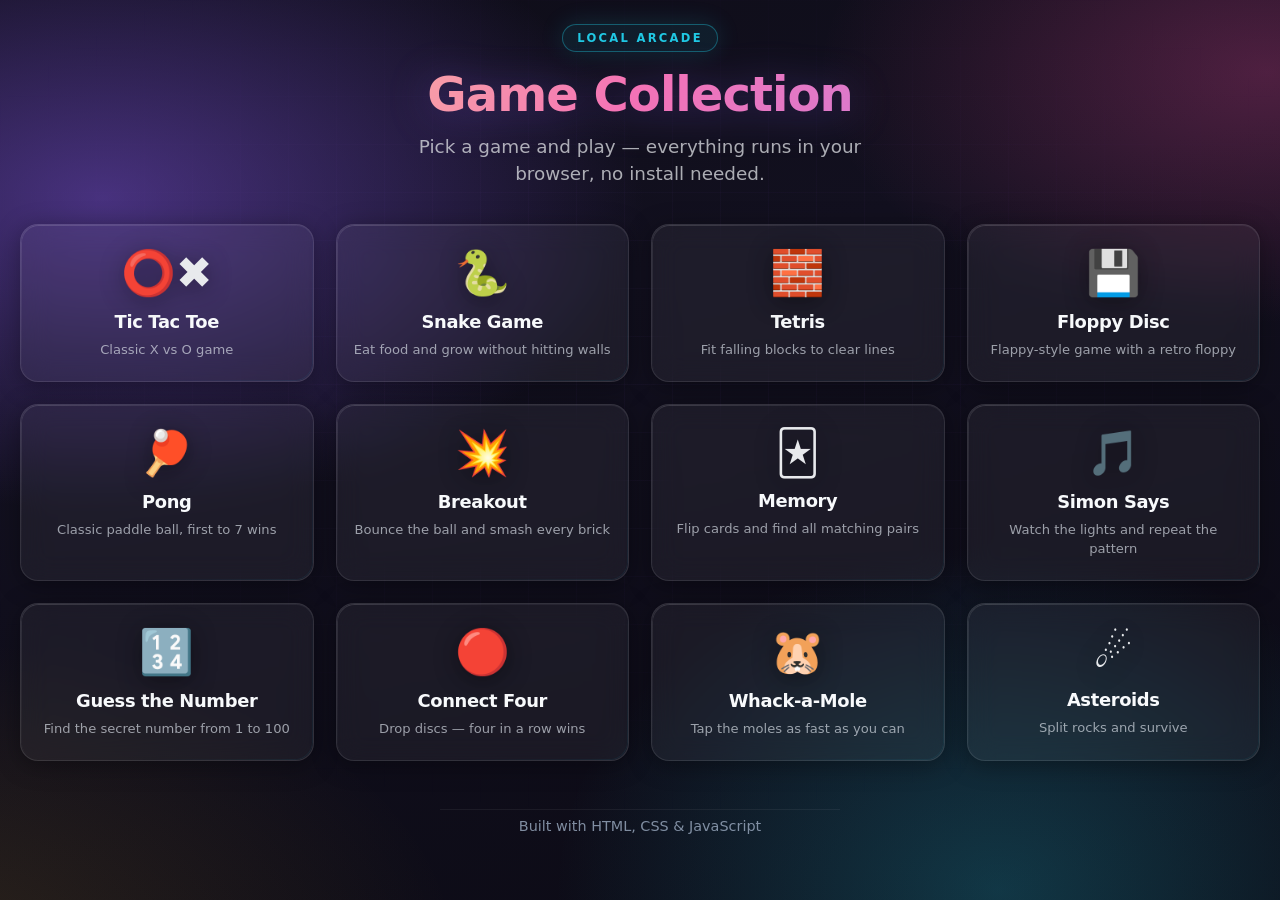
<file: index.html>
<!DOCTYPE html>
<html lang="en">
<head>
    <meta charset="UTF-8">
    <meta name="viewport" content="width=device-width, initial-scale=1.0">
    <title>Game Collection</title>
    <link rel="stylesheet" href="style.css">
</head>
<body>
    <main class="container">
        <p class="hero-badge">Local arcade</p>
        <h1>Game Collection</h1>
        <p class="subtitle">Pick a game and play — everything runs in your browser, no install needed.</p>

        <div class="game-menu">
            <a href="Juegos/index_triki.html" class="game-card">
                <div class="game-icon">⭕✖️</div>
                <h3>Tic Tac Toe</h3>
                <p class="game-description">Classic X vs O game</p>
            </a>

            <a href="Juegos/index_snake.html" class="game-card">
                <div class="game-icon">🐍</div>
                <h3>Snake Game</h3>
                <p class="game-description">Eat food and grow without hitting walls</p>
            </a>

            <a href="Juegos/index_tetris.html" class="game-card">
                <div class="game-icon">🧱</div>
                <h3>Tetris</h3>
                <p class="game-description">Fit falling blocks to clear lines</p>
            </a>

            <a href="Juegos/index_flappy.html" class="game-card">
                <div class="game-icon">💾</div>
                <h3>Floppy Disc</h3>
                <p class="game-description">Flappy-style game with a retro floppy</p>
            </a>

            <a href="Juegos/index_pong.html" class="game-card">
                <div class="game-icon">🏓</div>
                <h3>Pong</h3>
                <p class="game-description">Classic paddle ball, first to 7 wins</p>
            </a>

            <a href="Juegos/index_breakout.html" class="game-card">
                <div class="game-icon">💥</div>
                <h3>Breakout</h3>
                <p class="game-description">Bounce the ball and smash every brick</p>
            </a>

            <a href="Juegos/index_memory.html" class="game-card">
                <div class="game-icon">🃏</div>
                <h3>Memory</h3>
                <p class="game-description">Flip cards and find all matching pairs</p>
            </a>

            <a href="Juegos/index_simon.html" class="game-card">
                <div class="game-icon">🎵</div>
                <h3>Simon Says</h3>
                <p class="game-description">Watch the lights and repeat the pattern</p>
            </a>

            <a href="Juegos/index_guess.html" class="game-card">
                <div class="game-icon">🔢</div>
                <h3>Guess the Number</h3>
                <p class="game-description">Find the secret number from 1 to 100</p>
            </a>

            <a href="Juegos/index_connect4.html" class="game-card">
                <div class="game-icon">🔴</div>
                <h3>Connect Four</h3>
                <p class="game-description">Drop discs — four in a row wins</p>
            </a>

            <a href="Juegos/index_whack.html" class="game-card">
                <div class="game-icon">🐹</div>
                <h3>Whack-a-Mole</h3>
                <p class="game-description">Tap the moles as fast as you can</p>
            </a>

            <a href="Juegos/index_asteroids.html" class="game-card">
                <div class="game-icon">☄️</div>
                <h3>Asteroids</h3>
                <p class="game-description">Split rocks and survive</p>
            </a>
        </div>

        <footer class="footer">
            <p>Built with HTML, CSS & JavaScript</p>
        </footer>
    </main>
</body>
</html>
</file>
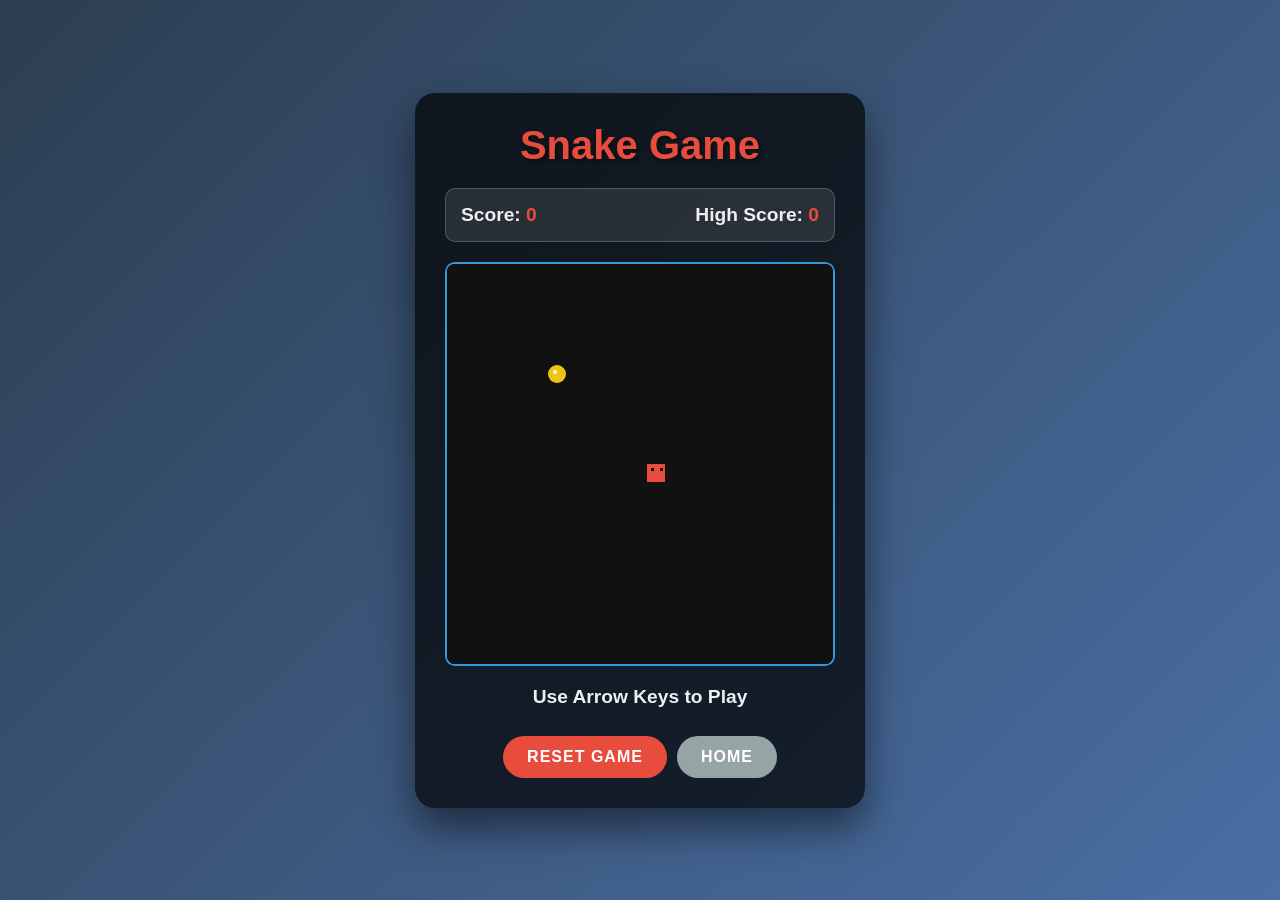
<file: index_snake.html>
<!DOCTYPE html>
<html lang="en">
<head>
    <meta charset="UTF-8">
    <meta name="viewport" content="width=device-width, initial-scale=1.0">
    <title>Snake Game</title>
    <link rel="stylesheet" href="style_snake.css">
</head>
<body>
    <div class="container">
        <h1>Snake Game</h1>
        <div class="game-info">
            <div class="score">Score: <span id="score">0</span></div>
            <div class="high-score">High Score: <span id="high-score">0</span></div>
        </div>
        <div class="game-container">
            <canvas id="game-canvas" width="400" height="400"></canvas>
        </div>
        <div class="game-status" id="game-status">Use Arrow Keys to Play</div>
        <div class="controls">
            <button id="reset-btn">Reset Game</button>
            <button id="home-btn">Home</button>
        </div>
    </div>
    <script src="script_snake.js"></script>
</body>
</html>
</file>
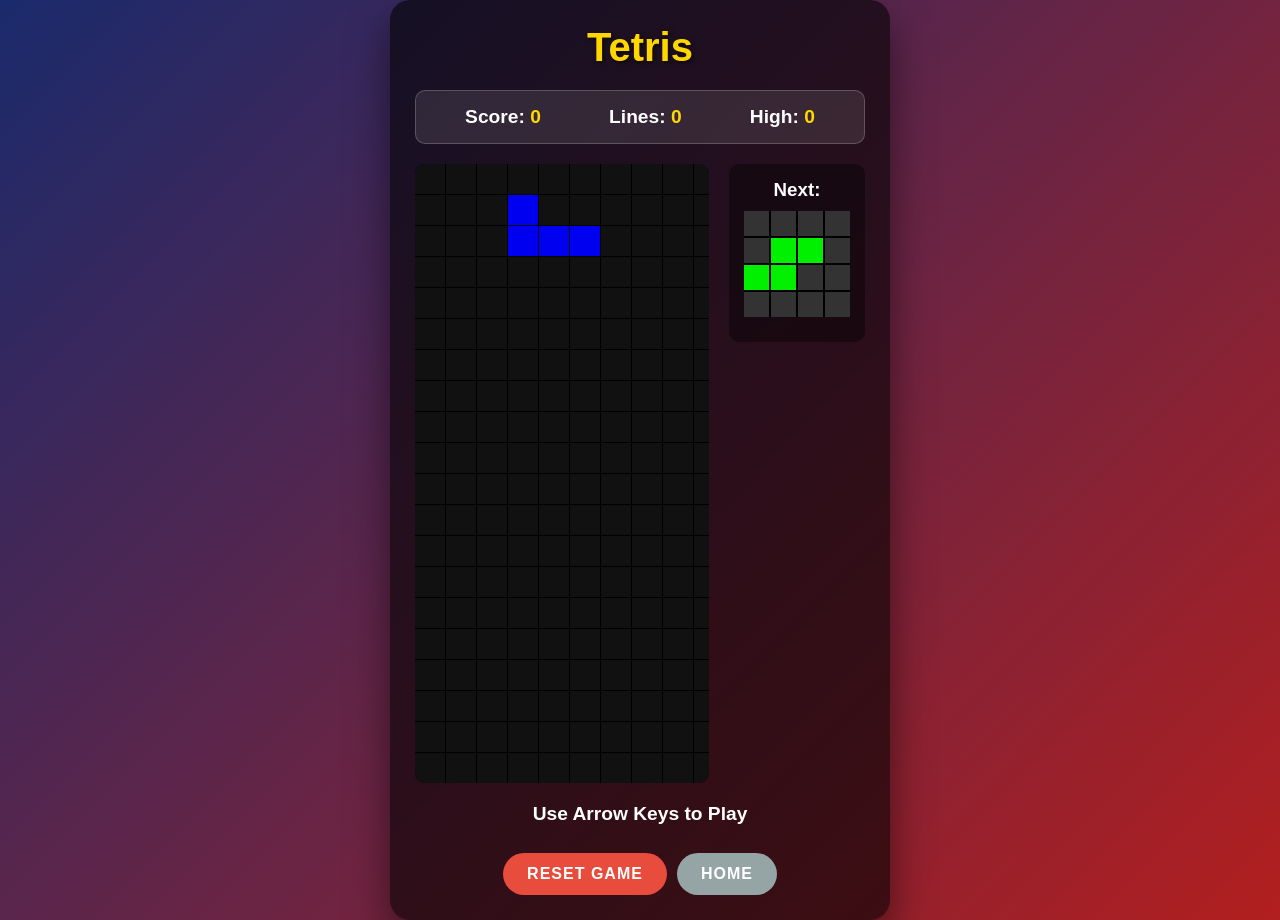
<file: index_tetris.html>
<!DOCTYPE html>
<html lang="en">
<head>
    <meta charset="UTF-8">
    <meta name="viewport" content="width=device-width, initial-scale=1.0">
    <title>Tetris Game</title>
    <link rel="stylesheet" href="style_tetris.css">
</head>
<body>
    <div class="container">
        <h1>Tetris</h1>
        <div class="game-info">
            <div class="score">Score: <span id="score">0</span></div>
            <div class="lines">Lines: <span id="lines">0</span></div>
            <div class="high-score">High: <span id="high-score">0</span></div>
        </div>
        <div class="game-container">
            <div class="tetris-grid" id="tetris-grid"></div>
            <div class="tetris-preview">
                <h3>Next:</h3>
                <div class="preview-grid" id="preview-grid"></div>
            </div>
        </div>
        <div class="game-status" id="game-status">Use Arrow Keys to Play</div>
        <div class="controls">
            <button id="reset-btn">Reset Game</button>
            <button id="home-btn">Home</button>
        </div>
    </div>
    <script src="script_tetris.js"></script>
</body>
</html>
</file>
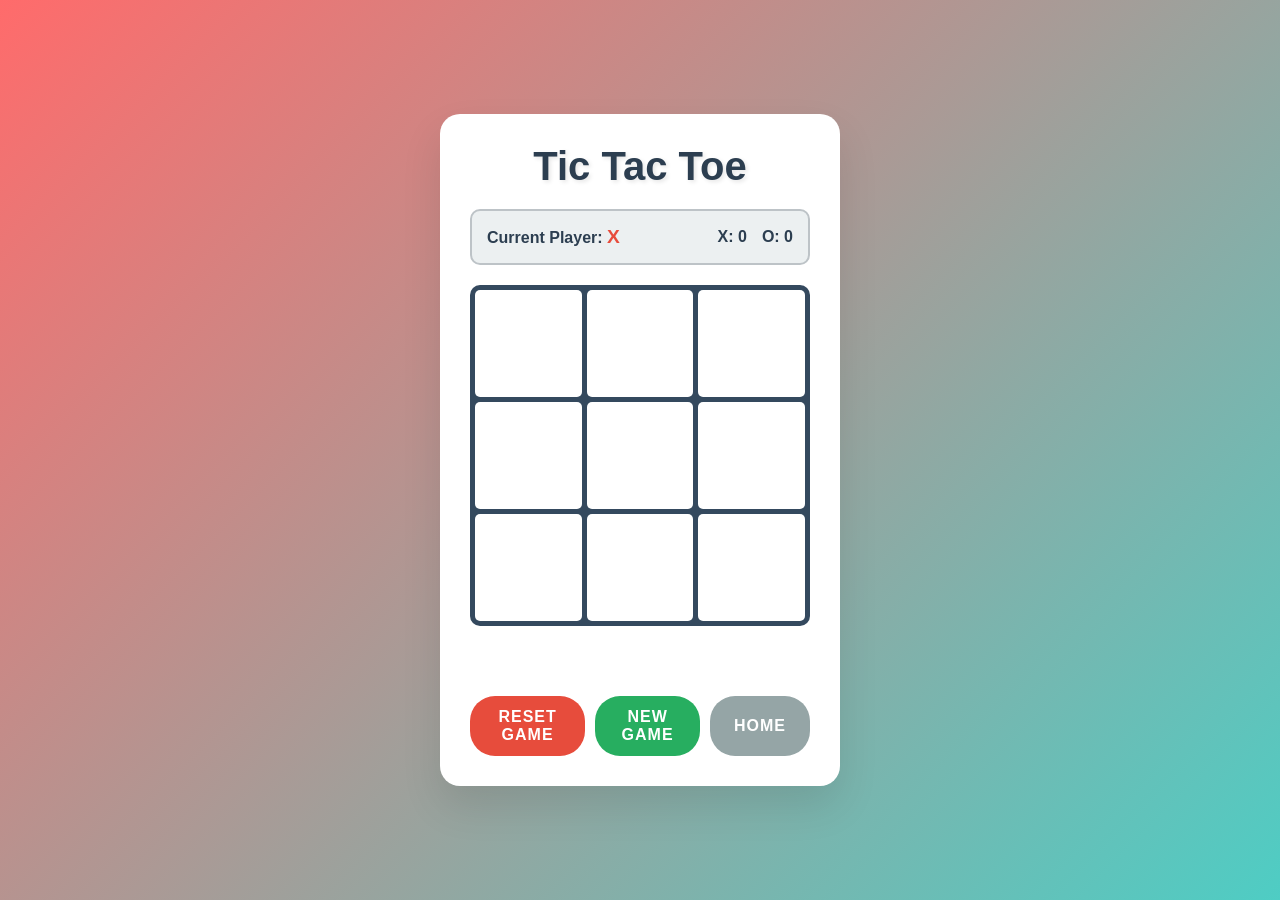
<file: index_triki.html>
<!DOCTYPE html>
<html lang="en">
<head>
    <meta charset="UTF">
    <meta name="viewport" content="width=device-width, initial-scale=1.0">
    <title>Tic Tac Toe</title>
    <link rel="stylesheet" href="style_triki.css">
</head>
<body>
    <div class="container">
        <h1>Tic Tac Toe</h1>
        <div class="game-info">
            <div class="current-player">Current Player: <span id="current-player">X</span></div>
            <div class="score">
                <span>X: <span id="score-x">0</span></span>
                <span>O: <span id="score-o">0</span></span>
            </div>
        </div>
        <div class="game-board" id="game-board">
            <div class="cell" data-index="0"></div>
            <div class="cell" data-index="1"></div>
            <div class="cell" data-index="2"></div>
            <div class="cell" data-index="3"></div>
            <div class="cell" data-index="4"></div>
            <div class="cell" data-index="5"></div>
            <div class="cell" data-index="6"></div>
            <div class="cell" data-index="7"></div>
            <div class="cell" data-index="8"></div>
        </div>
        <div class="game-status" id="game-status"></div>
        <div class="controls">
            <button id="reset-btn">Reset Game</button>
            <button id="new-game-btn">New Game</button>
            <button id="home-btn">Home</button>
        </div>
    </div>
    <script src="script_triki.js"></script>
</body>
</html>
</file>
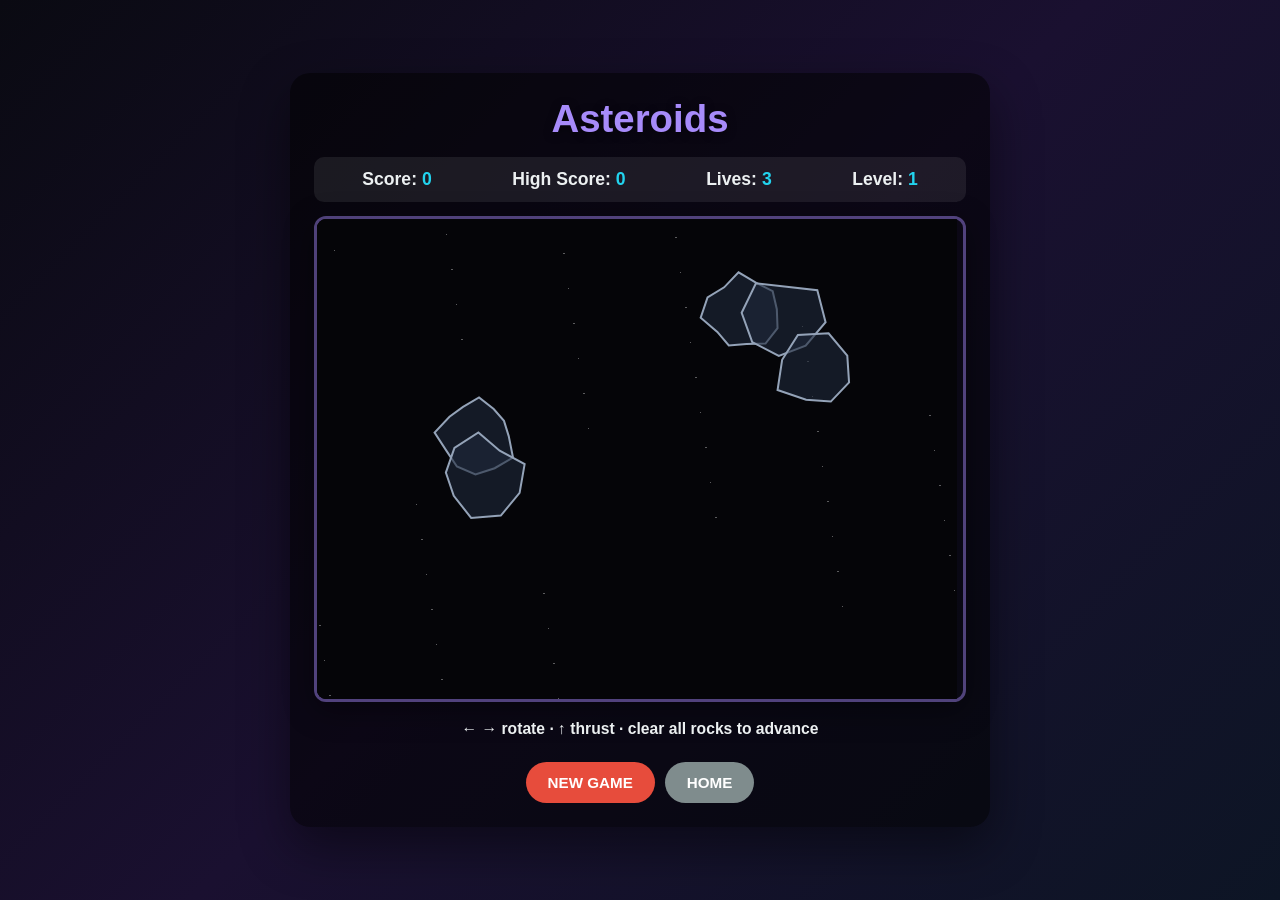
<file: Juegos/index_asteroids.html>
<!DOCTYPE html>
<html lang="en">
<head>
    <meta charset="UTF-8">
    <meta name="viewport" content="width=device-width, initial-scale=1.0">
    <title>Asteroids</title>
    <link rel="stylesheet" href="style_asteroids.css">
</head>
<body>
    <div class="container">
        <h1>Asteroids</h1>
        <div class="game-info">
            <div>Score: <span id="score">0</span></div>
            <div>High Score: <span id="highscore">0</span></div>
            <div>Lives: <span id="lives">3</span></div>
            <div>Level: <span id="level">1</span></div>
        </div>
        <div class="game-container">
            <canvas id="game-canvas" width="640" height="480"></canvas>
        </div>
        <div class="game-status" id="game-status">← → rotate · ↑ thrust · </div>
        <div class="controls">
            <button type="button" id="reset-btn">New game</button>
            <button type="button" id="home-btn">Home</button>
        </div>
    </div>
    <script src="script_asteroids.js"></script>
</body>
</html>
</file>
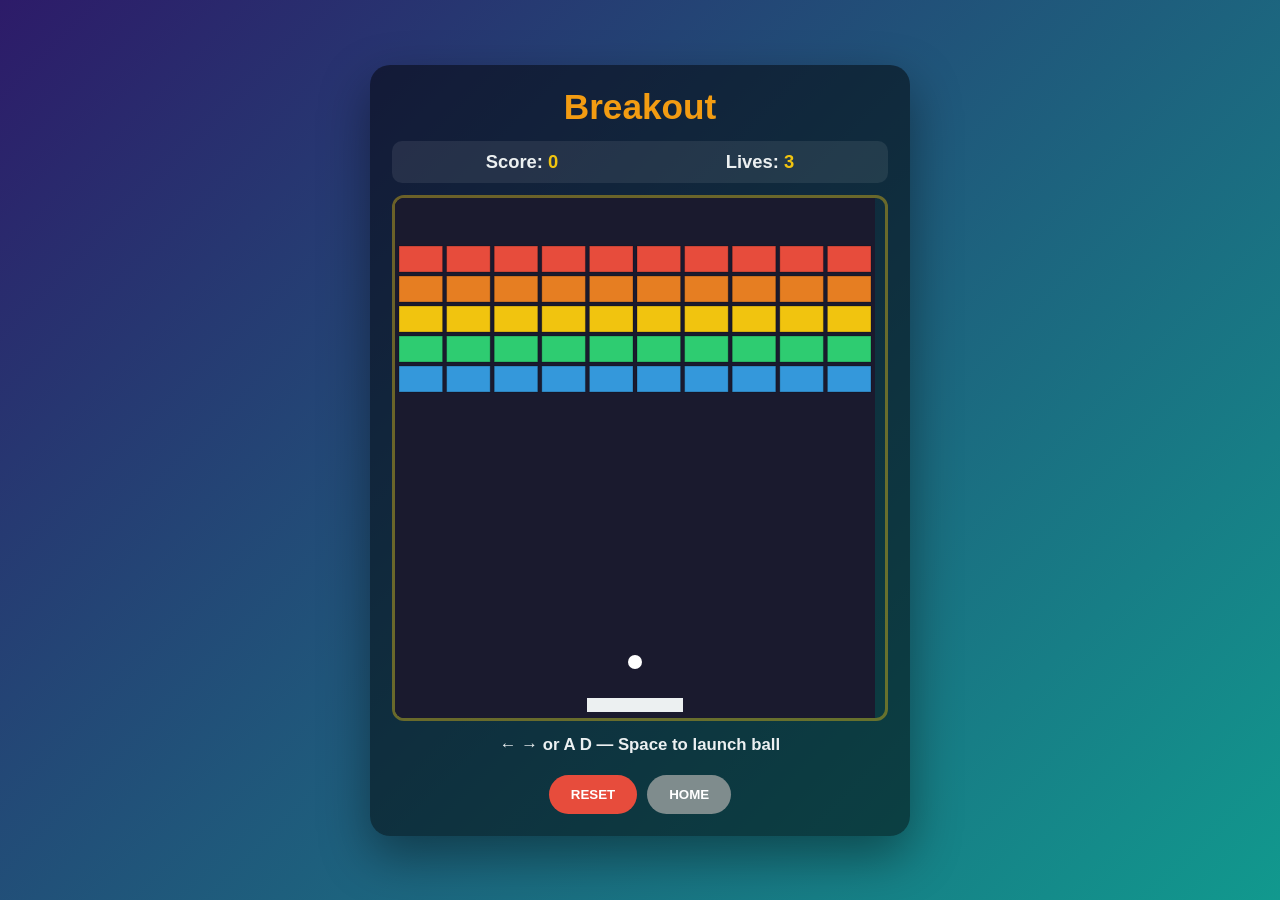
<file: Juegos/index_breakout.html>
<!DOCTYPE html>
<html lang="en">
<head>
    <meta charset="UTF-8">
    <meta name="viewport" content="width=device-width, initial-scale=1.0">
    <title>Breakout</title>
    <link rel="stylesheet" href="style_breakout.css">
</head>
<body>
    <div class="container">
        <h1>Breakout</h1>
        <div class="game-info">
            <div>Score: <span id="score">0</span></div>
            <div>Lives: <span id="lives">3</span></div>
        </div>
        <div class="game-container">
            <canvas id="game-canvas" width="480" height="520"></canvas>
        </div>
        <div class="game-status" id="game-status">← → or A D — Space to launch ball</div>
        <div class="controls">
            <button type="button" id="reset-btn">Reset</button>
            <button type="button" id="home-btn">Home</button>
        </div>
    </div>
    <script src="script_breakout.js"></script>
</body>
</html>
</file>
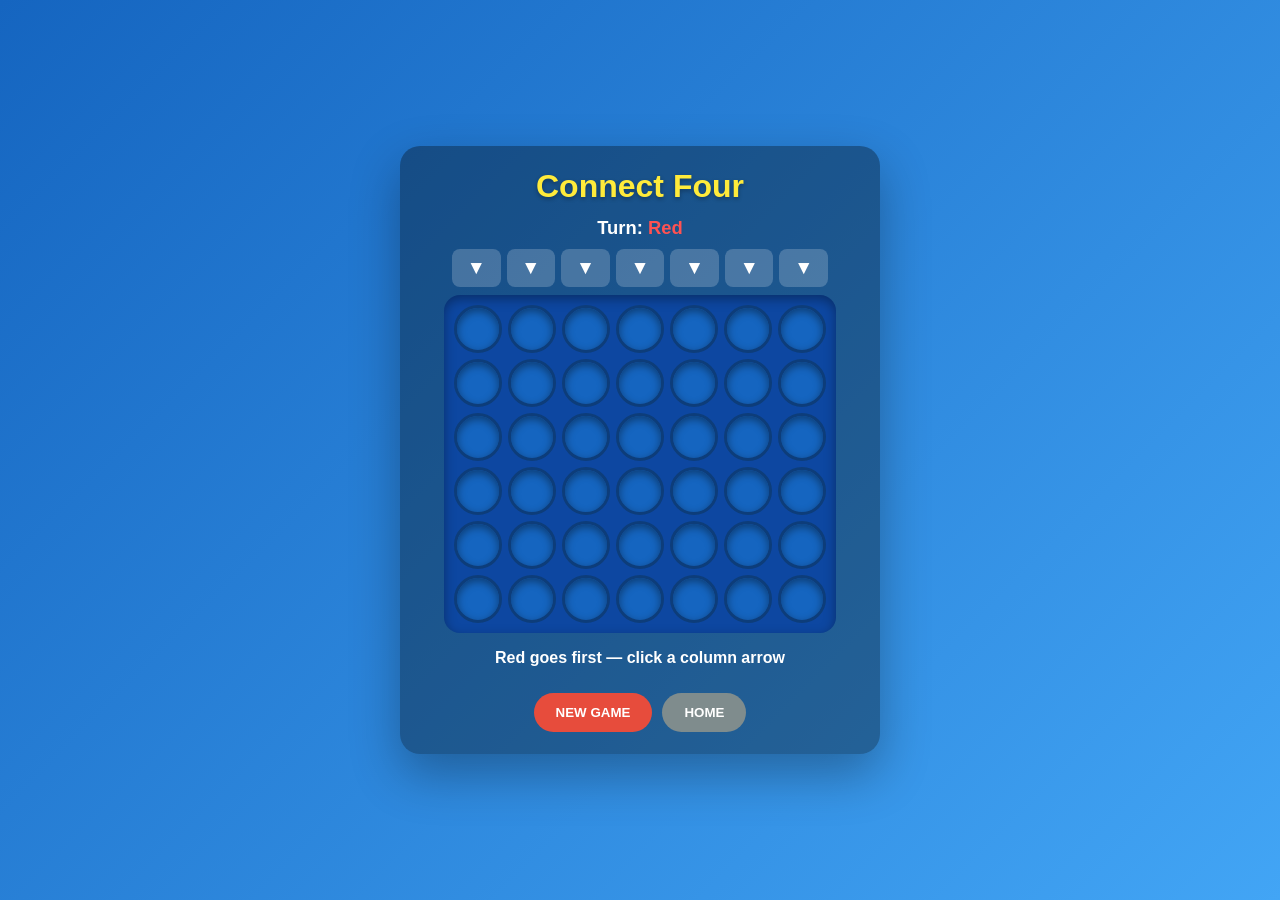
<file: Juegos/index_connect4.html>
<!DOCTYPE html>
<html lang="en">
<head>
    <meta charset="UTF-8">
    <meta name="viewport" content="width=device-width, initial-scale=1.0">
    <title>Connect Four</title>
    <link rel="stylesheet" href="style_connect4.css">
</head>
<body>
    <div class="container">
        <h1>Connect Four</h1>
        <div class="game-info">
            <div>Turn: <span id="turn-label">Red</span></div>
        </div>
        <div class="drop-row" id="drop-row" aria-label="Choose column"></div>
        <div class="board-wrap">
            <div class="board" id="board"></div>
        </div>
        <div class="game-status" id="game-status">Red goes first — click a column arrow</div>
        <div class="controls">
            <button type="button" id="reset-btn">New game</button>
            <button type="button" id="home-btn">Home</button>
        </div>
    </div>
    <script src="script_connect4.js"></script>
</body>
</html>
</file>
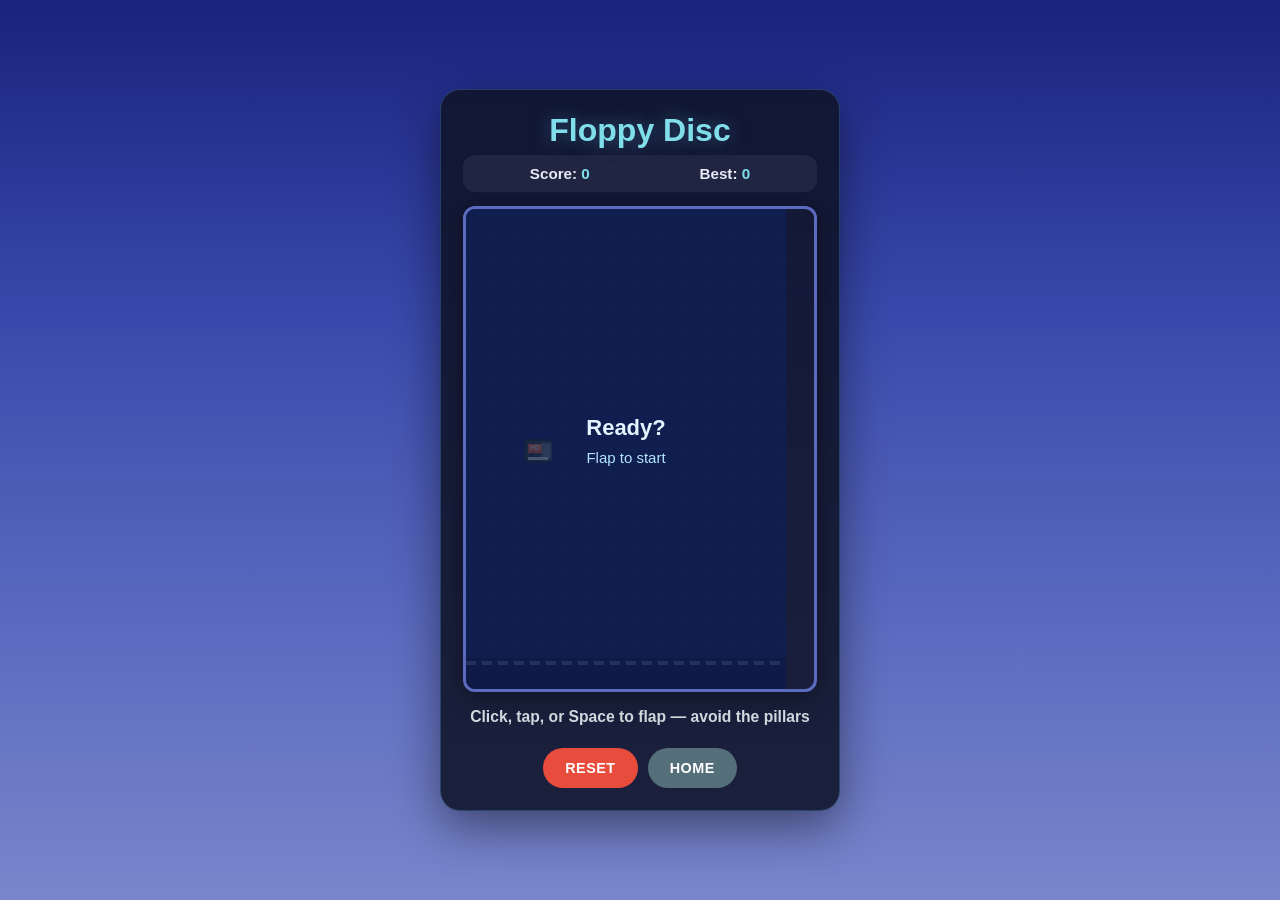
<file: Juegos/index_flappy.html>
<!DOCTYPE html>
<html lang="en">
<head>
    <meta charset="UTF-8">
    <meta name="viewport" content="width=device-width, initial-scale=1.0">
    <title>Floppy Disc</title>
    <link rel="stylesheet" href="style_flappy.css">
</head>
<body>
    <div class="container">
        <h1>Floppy Disc</h1>
        <div class="game-info">
            <div class="score">Score: <span id="score">0</span></div>
            <div class="best">Best: <span id="best">0</span></div>
        </div>
        <div class="game-container">
            <canvas id="game-canvas" width="320" height="480"></canvas>
        </div>
        <div class="game-status" id="game-status">Click, tap, or Space to flap — avoid the pillars</div>
        <div class="controls">
            <button type="button" id="reset-btn">Reset</button>
            <button type="button" id="home-btn">Home</button>
        </div>
    </div>
    <script src="script_flappy.js"></script>
</body>
</html>
</file>
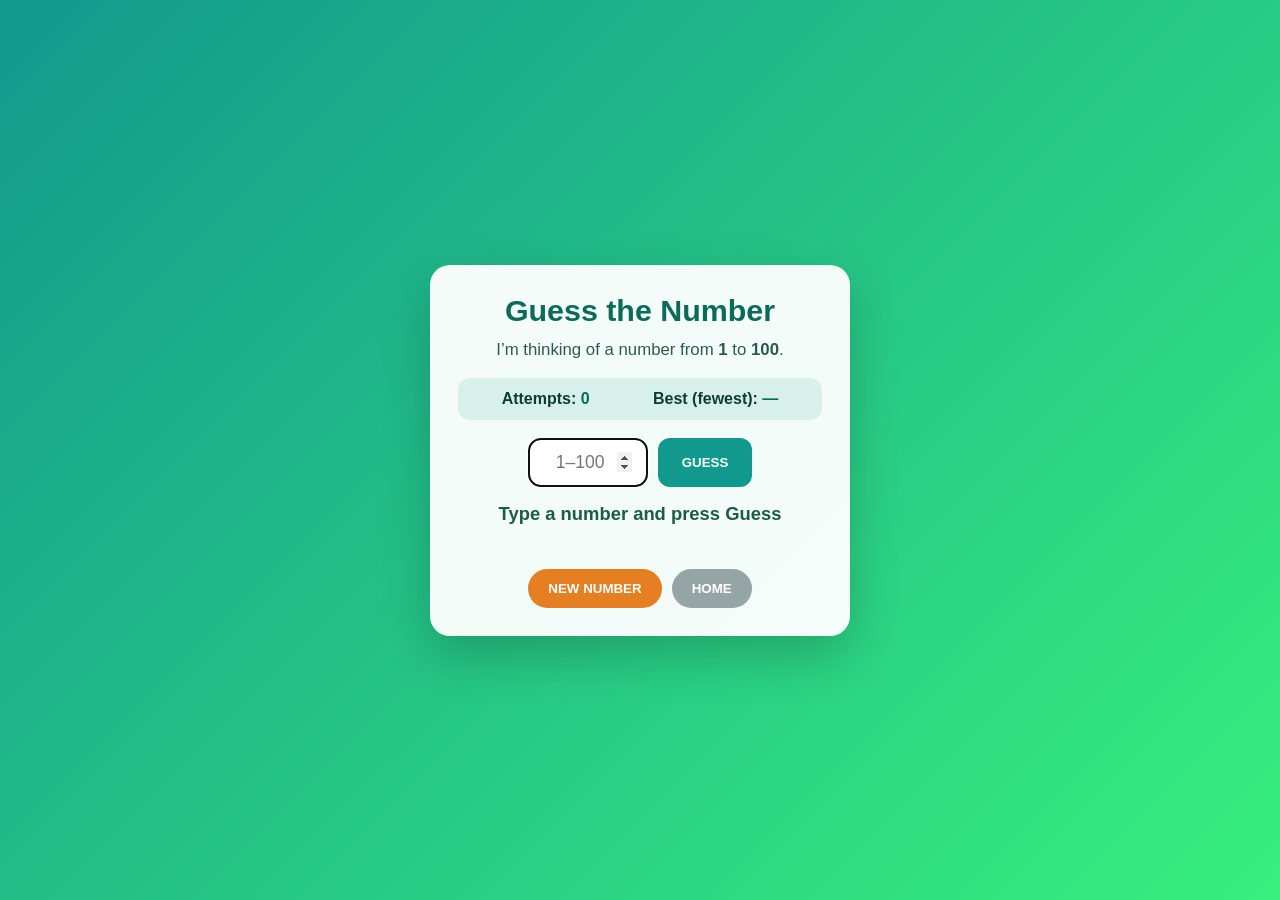
<file: Juegos/index_guess.html>
<!DOCTYPE html>
<html lang="en">
<head>
    <meta charset="UTF-8">
    <meta name="viewport" content="width=device-width, initial-scale=1.0">
    <title>Guess the Number</title>
    <link rel="stylesheet" href="style_guess.css">
</head>
<body>
    <div class="container">
        <h1>Guess the Number</h1>
        <p class="hint">I’m thinking of a number from <strong>1</strong> to <strong>100</strong>.</p>
        <div class="game-info">
            <div>Attempts: <span id="attempts">0</span></div>
            <div>Best (fewest): <span id="best">—</span></div>
        </div>
        <div class="input-row">
            <input type="number" id="guess-input" min="1" max="100" placeholder="1–100" aria-label="Your guess">
            <button type="button" id="guess-btn">Guess</button>
        </div>
        <div class="game-status" id="game-status">Type a number and press Guess</div>
        <div class="history" id="history"></div>
        <div class="controls">
            <button type="button" id="reset-btn">New number</button>
            <button type="button" id="home-btn">Home</button>
        </div>
    </div>
    <script src="script_guess.js"></script>
</body>
</html>
</file>
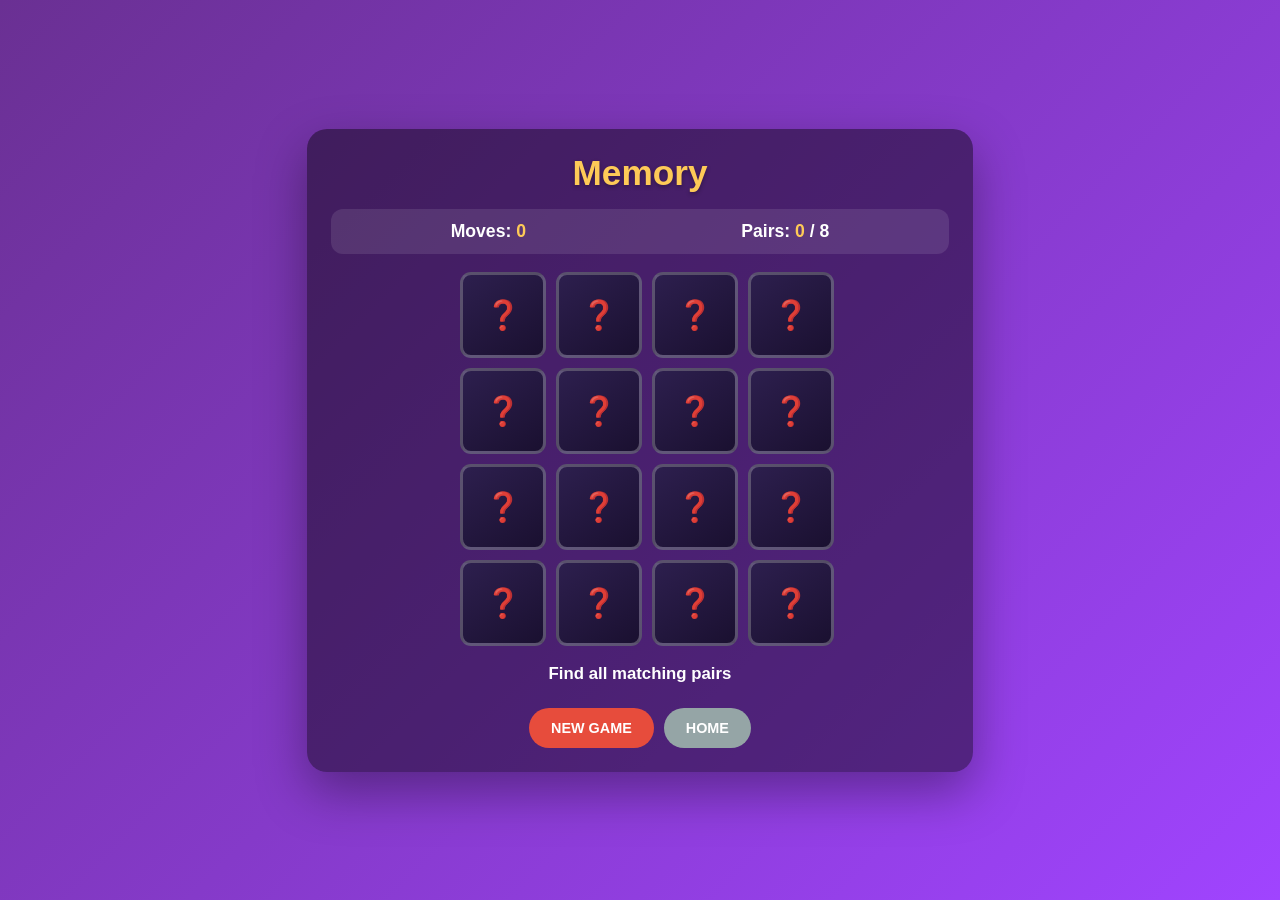
<file: Juegos/index_memory.html>
<!DOCTYPE html>
<html lang="en">
<head>
    <meta charset="UTF-8">
    <meta name="viewport" content="width=device-width, initial-scale=1.0">
    <title>Memory</title>
    <link rel="stylesheet" href="style_memory.css">
</head>
<body>
    <div class="container">
        <h1>Memory</h1>
        <div class="game-info">
            <div>Moves: <span id="moves">0</span></div>
            <div>Pairs: <span id="pairs">0</span> / 8</div>
        </div>
        <div class="memory-grid" id="memory-grid"></div>
        <div class="game-status" id="game-status">Find all matching pairs</div>
        <div class="controls">
            <button type="button" id="reset-btn">New game</button>
            <button type="button" id="home-btn">Home</button>
        </div>
    </div>
    <script src="script_memory.js"></script>
</body>
</html>
</file>
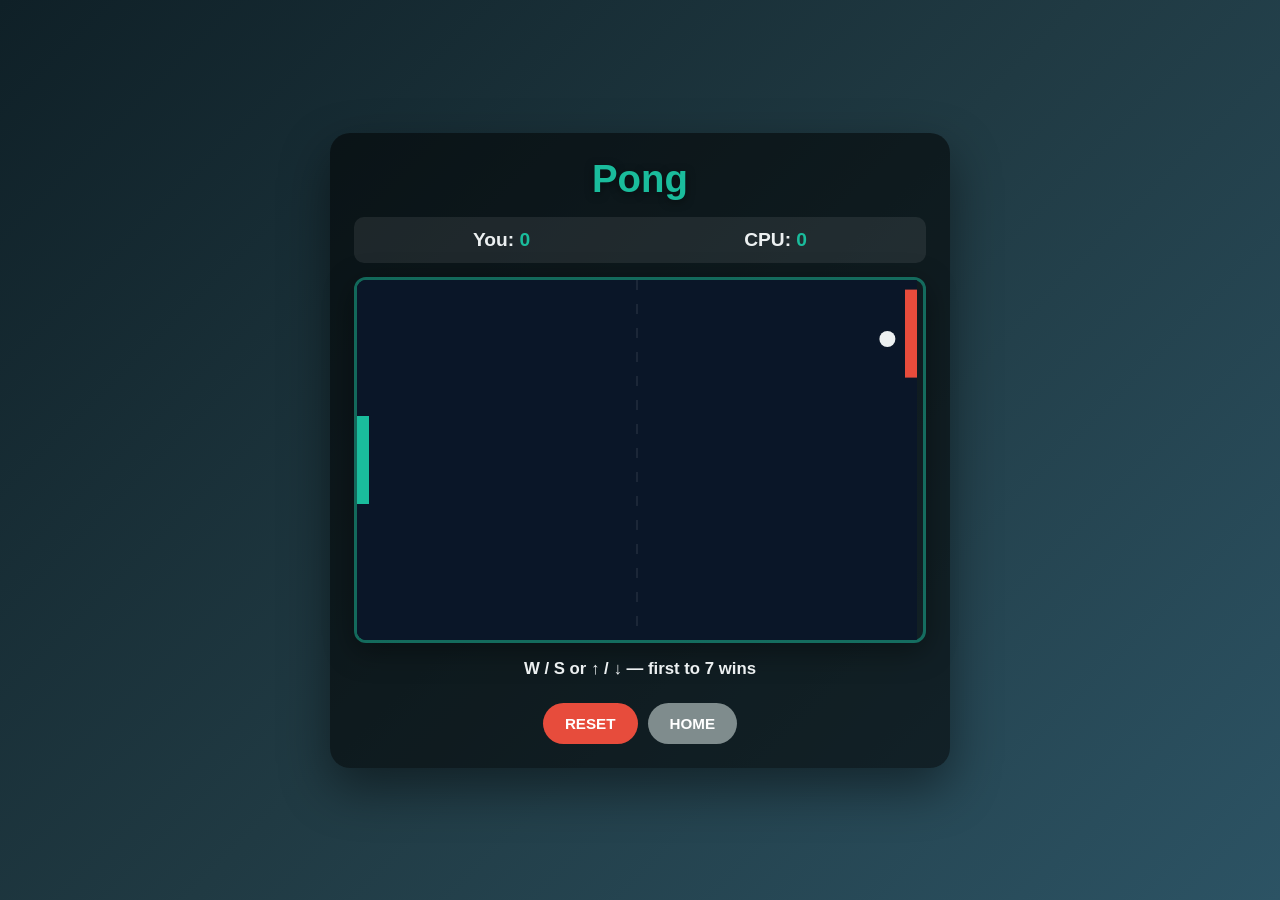
<file: Juegos/index_pong.html>
<!DOCTYPE html>
<html lang="en">
<head>
    <meta charset="UTF-8">
    <meta name="viewport" content="width=device-width, initial-scale=1.0">
    <title>Pong</title>
    <link rel="stylesheet" href="style_pong.css">
</head>
<body>
    <div class="container">
        <h1>Pong</h1>
        <div class="game-info">
            <div>You: <span id="score-left">0</span></div>
            <div>CPU: <span id="score-right">0</span></div>
        </div>
        <div class="game-container">
            <canvas id="game-canvas" width="560" height="360"></canvas>
        </div>
        <div class="game-status" id="game-status">W / S or ↑ / ↓ — first to 7 wins</div>
        <div class="controls">
            <button type="button" id="reset-btn">Reset</button>
            <button type="button" id="home-btn">Home</button>
        </div>
    </div>
    <script src="script_pong.js"></script>
</body>
</html>
</file>
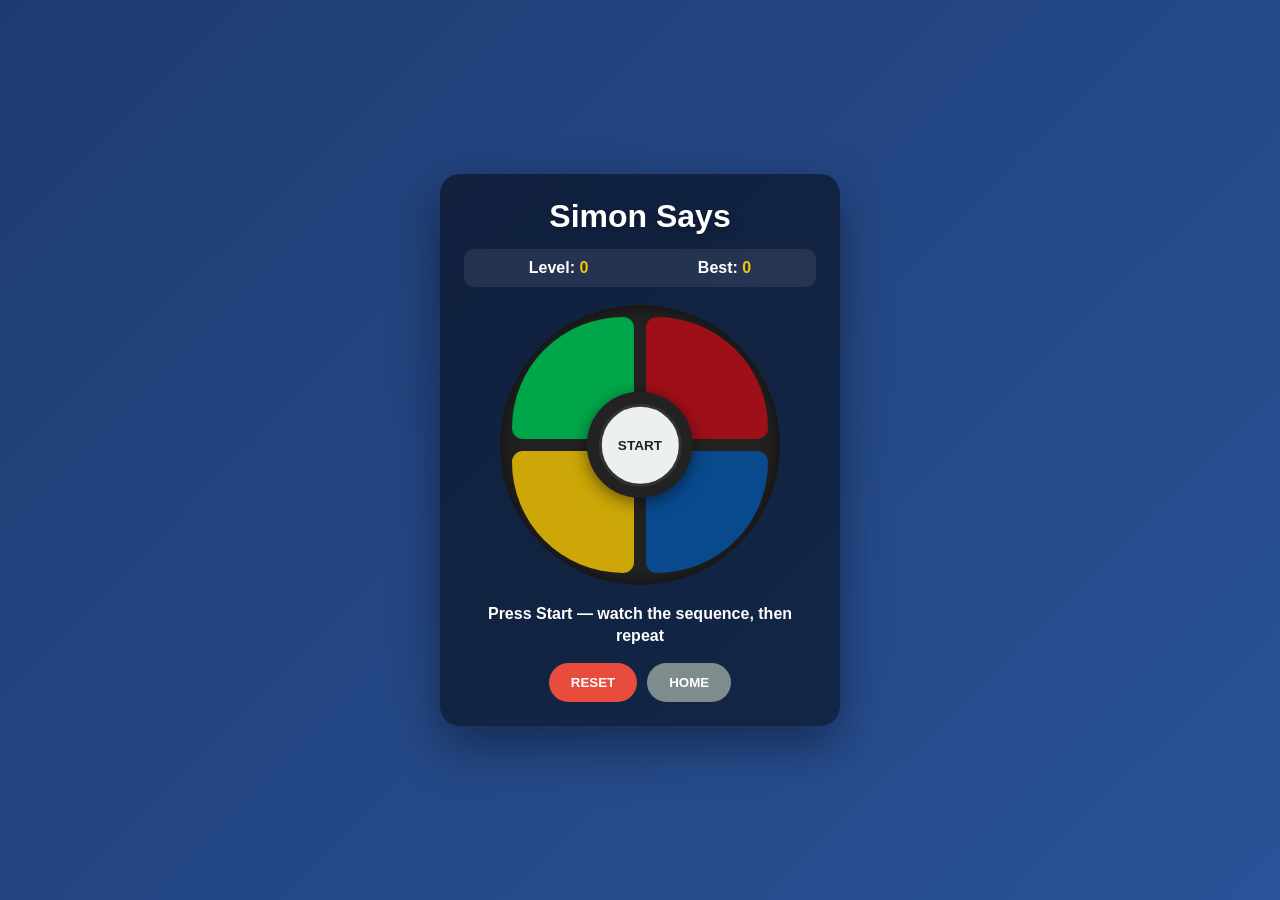
<file: Juegos/index_simon.html>
<!DOCTYPE html>
<html lang="en">
<head>
    <meta charset="UTF-8">
    <meta name="viewport" content="width=device-width, initial-scale=1.0">
    <title>Simon Says</title>
    <link rel="stylesheet" href="style_simon.css">
</head>
<body>
    <div class="container">
        <h1>Simon Says</h1>
        <div class="game-info">
            <div>Level: <span id="level">0</span></div>
            <div>Best: <span id="best">0</span></div>
        </div>
        <div class="simon-board" id="simon-board">
            <button type="button" class="simon-btn green" data-color="0" aria-label="Green"></button>
            <button type="button" class="simon-btn red" data-color="1" aria-label="Red"></button>
            <button type="button" class="simon-btn yellow" data-color="2" aria-label="Yellow"></button>
            <button type="button" class="simon-btn blue" data-color="3" aria-label="Blue"></button>
            <div class="simon-center">
                <button type="button" id="start-btn">Start</button>
            </div>
        </div>
        <div class="game-status" id="game-status">Press Start — watch the sequence, then repeat</div>
        <div class="controls">
            <button type="button" id="reset-btn">Reset</button>
            <button type="button" id="home-btn">Home</button>
        </div>
    </div>
    <script src="script_simon.js"></script>
</body>
</html>
</file>
<file: style.css>
* {
    margin: 0;
    padding: 0;
    box-sizing: border-box;
}

html {
    scroll-behavior: smooth;
}

body {
    font-family: 'Segoe UI', system-ui, -apple-system, sans-serif;
    min-height: 100vh;
    color: #e8eaed;
    position: relative;
    isolation: isolate;
    padding: 24px 20px 40px;
    overflow-x: hidden;
    background: #07060d;
}

body::before {
    content: '';
    position: fixed;
    inset: 0;
    z-index: -2;
    background:
        linear-gradient(rgba(180, 120, 255, 0.03) 1px, transparent 1px),
        linear-gradient(90deg, rgba(180, 120, 255, 0.03) 1px, transparent 1px);
    background-size: 48px 48px;
    mask-image: radial-gradient(ellipse 85% 70% at 50% 40%, black 20%, transparent 75%);
    pointer-events: none;
}

body::after {
    content: '';
    position: fixed;
    inset: -20%;
    z-index: -3;
    background:
        radial-gradient(ellipse 55% 45% at 20% 30%, rgba(139, 92, 246, 0.45), transparent 55%),
        radial-gradient(ellipse 50% 40% at 85% 20%, rgba(236, 72, 153, 0.28), transparent 50%),
        radial-gradient(ellipse 45% 50% at 70% 85%, rgba(34, 211, 238, 0.22), transparent 55%),
        radial-gradient(ellipse 60% 50% at 10% 90%, rgba(251, 191, 36, 0.12), transparent 50%),
        linear-gradient(165deg, #0c0b14 0%, #12101f 40%, #0a0912 100%);
    animation: aurora 14s ease-in-out infinite alternate;
    pointer-events: none;
}

@keyframes aurora {
    0% {
        transform: translate(0, 0) scale(1);
        filter: hue-rotate(0deg);
    }
    100% {
        transform: translate(2%, 1%) scale(1.03);
        filter: hue-rotate(25deg);
    }
}

@media (prefers-reduced-motion: reduce) {
    body::after {
        animation: none;
    }
}

.container {
    text-align: center;
    width: 100%;
    max-width: 1240px;
    margin: 0 auto;
    position: relative;
    z-index: 1;
}

.hero-badge {
    display: inline-block;
    font-size: 0.72rem;
    font-weight: 700;
    letter-spacing: 0.2em;
    text-transform: uppercase;
    color: rgba(34, 211, 238, 0.95);
    border: 1px solid rgba(34, 211, 238, 0.35);
    padding: 6px 14px;
    border-radius: 999px;
    margin-bottom: 16px;
    background: rgba(34, 211, 238, 0.08);
    box-shadow: 0 0 24px rgba(34, 211, 238, 0.15);
}

h1 {
    font-size: clamp(2rem, 6vw, 3rem);
    font-weight: 800;
    line-height: 1.1;
    margin-bottom: 12px;
    letter-spacing: -0.02em;
    background: linear-gradient(
        120deg,
        #fef08a 0%,
        #f472b6 25%,
        #a78bfa 55%,
        #22d3ee 85%,
        #86efac 100%
    );
    background-size: 200% auto;
    -webkit-background-clip: text;
    background-clip: text;
    -webkit-text-fill-color: transparent;
    filter: drop-shadow(0 4px 20px rgba(139, 92, 246, 0.35));
    animation: title-shine 8s linear infinite;
}

@keyframes title-shine {
    0% {
        background-position: 0% center;
    }
    100% {
        background-position: 200% center;
    }
}

@media (prefers-reduced-motion: reduce) {
    h1 {
        animation: none;
        background-position: 50% center;
    }
}

.subtitle {
    color: rgba(232, 234, 237, 0.72);
    font-size: 1.15rem;
    margin-bottom: 36px;
    max-width: 520px;
    margin-left: auto;
    margin-right: auto;
    line-height: 1.5;
}

.game-menu {
    display: grid;
    grid-template-columns: repeat(4, 1fr);
    gap: 22px;
    margin-bottom: 48px;
}

.game-card {
    position: relative;
    background: rgba(255, 255, 255, 0.05);
    backdrop-filter: blur(14px);
    -webkit-backdrop-filter: blur(14px);
    border-radius: 18px;
    padding: 22px 16px;
    text-decoration: none;
    color: inherit;
    border: 1px solid rgba(255, 255, 255, 0.1);
    box-shadow:
        0 4px 24px rgba(0, 0, 0, 0.35),
        inset 0 1px 0 rgba(255, 255, 255, 0.06);
    display: flex;
    flex-direction: column;
    align-items: center;
    transition:
        transform 0.35s cubic-bezier(0.22, 1, 0.36, 1),
        border-color 0.35s ease,
        box-shadow 0.35s ease,
        background 0.35s ease;
    overflow: hidden;
}

.game-card::before {
    content: '';
    position: absolute;
    inset: 0;
    border-radius: inherit;
    padding: 1px;
    background: linear-gradient(
        135deg,
        rgba(255, 255, 255, 0.18),
        transparent 40%,
        transparent 60%,
        rgba(34, 211, 238, 0.12)
    );
    -webkit-mask:
        linear-gradient(#fff 0 0) content-box,
        linear-gradient(#fff 0 0);
    mask:
        linear-gradient(#fff 0 0) content-box,
        linear-gradient(#fff 0 0);
    -webkit-mask-composite: xor;
    mask-composite: exclude;
    pointer-events: none;
    opacity: 0.6;
    transition: opacity 0.35s ease;
}

.game-card:hover {
    transform: translateY(-6px) scale(1.01);
    border-color: rgba(34, 211, 238, 0.45);
    background: rgba(255, 255, 255, 0.09);
    box-shadow:
        0 20px 48px rgba(0, 0, 0, 0.45),
        0 0 0 1px rgba(34, 211, 238, 0.2),
        0 0 40px rgba(139, 92, 246, 0.2);
}

.game-card:hover::before {
    opacity: 1;
}

.game-card:active {
    transform: translateY(-2px) scale(1.005);
}

.game-icon {
    font-size: 2.75rem;
    margin-bottom: 12px;
    filter: drop-shadow(0 4px 12px rgba(0, 0, 0, 0.4));
    transition: transform 0.35s cubic-bezier(0.34, 1.56, 0.64, 1);
}

.game-card:hover .game-icon {
    transform: scale(1.08);
}

.game-card h3 {
    color: #f8fafc;
    margin-bottom: 8px;
    font-size: 1.12rem;
    font-weight: 700;
    letter-spacing: -0.02em;
}

.game-description {
    color: rgba(226, 232, 240, 0.65);
    font-size: 0.82rem;
    line-height: 1.45;
    text-align: center;
    flex-grow: 1;
}

.footer {
    color: rgba(148, 163, 184, 0.85);
    font-size: 0.9rem;
    padding-top: 8px;
    border-top: 1px solid rgba(255, 255, 255, 0.06);
    max-width: 400px;
    margin: 0 auto;
}

@media (max-width: 1100px) {
    .game-menu {
        grid-template-columns: repeat(2, 1fr);
        gap: 18px;
    }

    .game-card {
        padding: 24px 20px;
    }

    .game-icon {
        font-size: 3rem;
    }

    .game-card h3 {
        font-size: 1.25rem;
    }

    .game-description {
        font-size: 0.9rem;
    }
}

@media (max-width: 600px) {
    body {
        padding: 18px 14px 32px;
    }

    .subtitle {
        font-size: 1.05em;
        margin-bottom: 28px;
    }

    .game-menu {
        grid-template-columns: 1fr;
        gap: 14px;
    }

    .game-card {
        padding: 22px 18px;
    }

    .game-icon {
        font-size: 2.8rem;
    }

    .game-card h3 {
        font-size: 1.35rem;
    }

    .game-description {
        font-size: 0.92rem;
    }
}

@media (prefers-reduced-motion: reduce) {
    .game-card,
    .game-icon {
        transition: none;
    }

    .game-card:hover {
        transform: none;
    }

    .game-card:hover .game-icon {
        transform: none;
    }
}
</file>
<file: style_snake.css>
* {
    margin: 0;
    padding: 0;
    box-sizing: border-box;
}

body {
    font-family: 'Arial', sans-serif;
    background: linear-gradient(135deg, #2c3e50 0%, #4a6fa5 100%);
    min-height: 100vh;
    display: flex;
    justify-content: center;
    align-items: center;
    color: #ecf0f1;
}

.container {
    background: rgba(0, 0, 0, 0.7);
    border-radius: 20px;
    padding: 30px;
    box-shadow: 0 20px 40px rgba(0, 0, 0, 0.5);
    text-align: center;
    max-width: 450px;
    width: 100%;
}

h1 {
    color: #e74c3c;
    margin-bottom: 20px;
    font-size: 2.5em;
    text-shadow: 2px 2px 4px rgba(0, 0, 0, 0.5);
}

.game-info {
    display: flex;
    justify-content: space-between;
    align-items: center;
    margin-bottom: 20px;
    padding: 15px;
    background: rgba(255, 255, 255, 0.1);
    border-radius: 10px;
    border: 1px solid rgba(255, 255, 255, 0.2);
}

.score, .high-score {
    font-weight: bold;
    font-size: 1.2em;
}

.score span, .high-score span {
    color: #e74c3c;
}

.game-container {
    margin: 20px auto;
    background: #000;
    border: 2px solid #3498db;
    border-radius: 10px;
    overflow: hidden;
}

#game-canvas {
    display: block;
    background: #111;
    image-rendering: pixelated;
    image-rendering: crisp-edges;
}

.game-status {
    font-size: 1.2em;
    font-weight: bold;
    margin: 20px 0;
    min-height: 30px;
    color: #ecf0f1;
}

.controls {
    display: flex;
    gap: 10px;
    justify-content: center;
}

button {
    padding: 12px 24px;
    border: none;
    border-radius: 25px;
    font-size: 1em;
    font-weight: bold;
    cursor: pointer;
    transition: all 0.3s ease;
    text-transform: uppercase;
    letter-spacing: 1px;
}

#reset-btn {
    background: #e74c3c;
    color: white;
}

#reset-btn:hover {
    background: #c0392b;
    transform: translateY(-2px);
    box-shadow: 0 5px 15px rgba(231, 76, 60, 0.4);
}

#home-btn {
    background: #95a5a6;
    color: white;
}

#home-btn:hover {
    background: #7f8c8d;
    transform: translateY(-2px);
    box-shadow: 0 5px 15px rgba(149, 165, 166, 0.4);
}

@media (max-width: 480px) {
    .container {
        margin: 20px;
        padding: 20px;
    }

    h1 {
        font-size: 2em;
    }

    .game-container {
        width: 300px;
        height: 300px;
    }

    #game-canvas {
        width: 300px;
        height: 300px;
    }
}
</file>
<file: style_tetris.css>
* {
    margin: 0;
    padding: 0;
    box-sizing: border-box;
}

body {
    font-family: 'Arial', sans-serif;
    background: linear-gradient(135deg, #1a2a6c 0%, #b21f1f 100%);
    min-height: 100vh;
    display: flex;
    justify-content: center;
    align-items: center;
    color: #fff;
}

.container {
    background: rgba(0, 0, 0, 0.6);
    border-radius: 20px;
    padding: 25px;
    box-shadow: 0 20px 40px rgba(0, 0, 0, 0.5);
    text-align: center;
    max-width: 500px;
    width: 100%;
}

h1 {
    color: #ffd700;
    margin-bottom: 20px;
    font-size: 2.5em;
    text-shadow: 2px 2px 4px rgba(0, 0, 0, 0.5);
}

.game-info {
    display: flex;
    justify-content: space-around;
    margin-bottom: 20px;
    padding: 15px;
    background: rgba(255, 255, 255, 0.1);
    border-radius: 10px;
    border: 1px solid rgba(255, 255, 255, 0.2);
}

.score, .lines, .high-score {
    font-weight: bold;
    font-size: 1.2em;
}

.score span, .lines span, .high-score span {
    color: #ffd700;
}

.game-container {
    display: flex;
    justify-content: center;
    align-items: flex-start;
    gap: 20px;
    margin: 20px auto;
}

.tetris-grid {
    display: grid;
    grid-template-columns: repeat(10, 30px);
    grid-template-rows: repeat(20, 30px);
    gap: 1px;
    background: #000;
    border-radius: 10px;
    overflow: hidden;
    position: relative;
}

.tetris-cell {
    width: 30px;
    height: 30px;
    background: #111;
    transition: background 0.2s;
}

.tetris-preview {
    background: rgba(0, 0, 0, 0.4);
    padding: 15px;
    border-radius: 10px;
    text-align: center;
}

.preview-grid {
    display: grid;
    grid-template-columns: repeat(4, 25px);
    grid-template-rows: repeat(4, 25px);
    gap: 2px;
    background: #000;
    margin: 10px auto;
    border-radius: 5px;
}

.preview-cell {
    width: 25px;
    height: 25px;
    background: #333;
}

/* Tetris piece colors */
.cell-0 { background: #00f0f0; } /* Cyan - I */
.cell-1 { background: #0000f0; } /* Blue - J */
.cell-2 { background: #f0a000; } /* Orange - L */
.cell-3 { background: #f0f000; } /* Yellow - O */
.cell-4 { background: #00f000; } /* Green - S */
.cell-5 { background: #f00000; } /* Red - T */
.cell-6 { background: #f000f0; } /* Purple - Z */

.game-status {
    font-size: 1.2em;
    font-weight: bold;
    margin: 20px 0;
    min-height: 30px;
    color: #fff;
}

.controls {
    display: flex;
    gap: 10px;
    justify-content: center;
}

button {
    padding: 12px 24px;
    border: none;
    border-radius: 25px;
    font-size: 1em;
    font-weight: bold;
    cursor: pointer;
    transition: all 0.3s ease;
    text-transform: uppercase;
    letter-spacing: 1px;
}

#reset-btn {
    background: #e74c3c;
    color: white;
}

#reset-btn:hover {
    background: #c0392b;
    transform: translateY(-2px);
    box-shadow: 0 5px 15px rgba(231, 76, 60, 0.4);
}

#home-btn {
    background: #95a5a6;
    color: white;
}

#home-btn:hover {
    background: #7f8c8d;
    transform: translateY(-2px);
    box-shadow: 0 5px 15px rgba(149, 165, 166, 0.4);
}

@media (max-width: 600px) {
    .container {
        margin: 20px;
        padding: 20px;
    }

    h1 {
        font-size: 2em;
    }

    .game-container {
        flex-direction: column;
        align-items: center;
    }

    .tetris-grid {
        grid-template-columns: repeat(10, 25px);
        grid-template-rows: repeat(20, 25px);
    }

    .tetris-cell {
        width: 25px;
        height: 25px;
    }

    .preview-grid {
        grid-template-columns: repeat(4, 20px);
        grid-template-rows: repeat(4, 20px);
    }

    .preview-cell {
        width: 20px;
        height: 20px;
    }
}
</file>
<file: style_triki.css>
* {
    margin: 0;
    padding: 0;
    box-sizing: border-box;
}

body {
    font-family: 'Arial', sans-serif;
    background: linear-gradient(135deg, #ff6b6b 0%, #4ecdc4 100%);
    min-height: 100vh;
    display: flex;
    justify-content: center;
    align-items: center;
    color: #333;
}

.container {
    background: white;
    border-radius: 20px;
    padding: 30px;
    box-shadow: 0 20px 40px rgba(0, 0, 0, 0.1);
    text-align: center;
    max-width: 400px;
    width: 100%;
}

h1 {
    color: #2c3e50;
    margin-bottom: 20px;
    font-size: 2.5em;
    text-shadow: 2px 2px 4px rgba(0, 0, 0, 0.1);
}

.game-info {
    display: flex;
    justify-content: space-between;
    align-items: center;
    margin-bottom: 20px;
    padding: 15px;
    background: #ecf0f1;
    border-radius: 10px;
    border: 2px solid #bdc3c7;
}

.current-player {
    font-weight: bold;
    color: #2c3e50;
}

#current-player {
    color: #e74c3c;
    font-size: 1.2em;
}

.score {
    display: flex;
    gap: 15px;
    font-weight: bold;
}

.score span {
    color: #2c3e50;
}

.game-board {
    display: grid;
    grid-template-columns: repeat(3, 1fr);
    grid-gap: 5px;
    margin: 20px 0;
    background: #34495e;
    border-radius: 10px;
    padding: 5px;
}

.cell {
    aspect-ratio: 1;
    background: white;
    border: none;
    font-size: 2em;
    font-weight: bold;
    cursor: pointer;
    display: flex;
    justify-content: center;
    align-items: center;
    transition: all 0.3s ease;
    border-radius: 5px;
    min-height: 80px;
}

.cell:hover {
    background: #ecf0f1;
    transform: scale(0.95);
}

.cell.x {
    color: #e74c3c;
    background: #fadbd8;
}

.cell.o {
    color: #3498db;
    background: #d6eaf8;
}

.cell.winning {
    background: #2ecc71 !important;
    color: white;
    animation: pulse 0.6s ease-in-out;
}

@keyframes pulse {
    0% { transform: scale(1); }
    50% { transform: scale(1.1); }
    100% { transform: scale(1); }
}

.game-status {
    font-size: 1.2em;
    font-weight: bold;
    margin: 20px 0;
    min-height: 30px;
    color: #2c3e50;
}

.game-status.winner {
    color: #27ae60;
    animation: bounce 0.5s ease-in-out;
}

.game-status.draw {
    color: #f39c12;
}

@keyframes bounce {
    0%, 20%, 60%, 100% { transform: translateY(0); }
    40% { transform: translateY(-10px); }
    80% { transform: translateY(-5px); }
}

.controls {
    display: flex;
    gap: 10px;
    justify-content: center;
}

button {
    padding: 12px 24px;
    border: none;
    border-radius: 25px;
    font-size: 1em;
    font-weight: bold;
    cursor: pointer;
    transition: all 0.3s ease;
    text-transform: uppercase;
    letter-spacing: 1px;
}

#reset-btn {
    background: #e74c3c;
    color: white;
}

#reset-btn:hover {
    background: #c0392b;
    transform: translateY(-2px);
    box-shadow: 0 5px 15px rgba(231, 76, 60, 0.4);
}

#new-game-btn {
    background: #27ae60;
    color: white;
}

#new-game-btn:hover {
    background: #2ecc71;
    transform: translateY(-2px);
    box-shadow: 0 5px 15px rgba(39, 174, 96, 0.4);
}

#home-btn {
    background: #95a5a6;
    color: white;
}

#home-btn:hover {
    background: #7f8c8d;
    transform: translateY(-2px);
    box-shadow: 0 5px 15px rgba(149, 165, 166, 0.4);
}

@media (max-width: 480px) {
    .container {
        margin: 20px;
        padding: 20px;
    }

    h1 {
        font-size: 2em;
    }

    .cell {
        font-size: 1.5em;
        min-height: 60px;
    }

    .game-info {
        flex-direction: column;
        gap: 10px;
    }
}
</file>
<file: Juegos/style_asteroids.css>
* {
    margin: 0;
    padding: 0;
    box-sizing: border-box;
}

body {
    font-family: 'Arial', sans-serif;
    background: linear-gradient(135deg, #0a0a12 0%, #1a1030 50%, #0d1525 100%);
    min-height: 100vh;
    display: flex;
    justify-content: center;
    align-items: center;
    color: #ecf0f1;
}

.container {
    background: rgba(0, 0, 0, 0.55);
    border-radius: 20px;
    padding: 24px;
    box-shadow: 0 20px 50px rgba(0, 0, 0, 0.45);
    text-align: center;
    max-width: 700px;
    width: 100%;
}

h1 {
    color: #a78bfa;
    margin-bottom: 16px;
    font-size: 2.4em;
    text-shadow: 0 2px 8px rgba(0, 0, 0, 0.5);
}

.game-info {
    display: flex;
    justify-content: space-around;
    flex-wrap: wrap;
    gap: 8px;
    font-weight: bold;
    font-size: 1.1em;
    margin-bottom: 14px;
    padding: 12px;
    background: rgba(255, 255, 255, 0.08);
    border-radius: 10px;
}

.game-info span {
    color: #22d3ee;
}

.game-container {
    margin: 0 auto;
    border-radius: 12px;
    overflow: hidden;
    border: 3px solid rgba(167, 139, 250, 0.45);
    box-shadow: 0 8px 30px rgba(0, 0, 0, 0.4);
}

#game-canvas {
    display: block;
    width: 100%;
    max-width: 640px;
    height: auto;
    background: #050508;
}

.game-status {
    font-size: 0.98em;
    font-weight: bold;
    margin: 16px 0;
    min-height: 28px;
    line-height: 1.35;
    padding: 0 8px;
}

.controls {
    display: flex;
    gap: 10px;
    justify-content: center;
}

button {
    padding: 12px 22px;
    border: none;
    border-radius: 25px;
    font-size: 0.95em;
    font-weight: bold;
    cursor: pointer;
    transition: transform 0.2s, box-shadow 0.2s;
    text-transform: uppercase;
}

#reset-btn {
    background: #e74c3c;
    color: white;
}

#reset-btn:hover {
    transform: translateY(-2px);
    box-shadow: 0 6px 16px rgba(231, 76, 60, 0.45);
}

#home-btn {
    background: #7f8c8d;
    color: white;
}

#home-btn:hover {
    transform: translateY(-2px);
}
</file>
<file: Juegos/style_breakout.css>
* {
    margin: 0;
    padding: 0;
    box-sizing: border-box;
}

body {
    font-family: 'Arial', sans-serif;
    background: linear-gradient(135deg, #2d1b69 0%, #11998e 100%);
    min-height: 100vh;
    display: flex;
    justify-content: center;
    align-items: center;
    color: #ecf0f1;
}

.container {
    background: rgba(0, 0, 0, 0.5);
    border-radius: 20px;
    padding: 22px;
    box-shadow: 0 20px 50px rgba(0, 0, 0, 0.4);
    text-align: center;
    max-width: 540px;
    width: 100%;
}

h1 {
    color: #f39c12;
    margin-bottom: 14px;
    font-size: 2.2em;
}

.game-info {
    display: flex;
    justify-content: space-around;
    font-weight: bold;
    font-size: 1.15em;
    margin-bottom: 12px;
    padding: 10px;
    background: rgba(255, 255, 255, 0.08);
    border-radius: 10px;
}

.game-info span {
    color: #f1c40f;
}

.game-container {
    margin: 0 auto;
    border-radius: 12px;
    overflow: hidden;
    border: 3px solid rgba(241, 196, 15, 0.4);
}

#game-canvas {
    display: block;
    width: 100%;
    max-width: 480px;
    height: auto;
    background: #1a1a2e;
}

.game-status {
    font-size: 1.05em;
    font-weight: bold;
    margin: 14px 0;
    min-height: 26px;
}

.controls {
    display: flex;
    gap: 10px;
    justify-content: center;
}

button {
    padding: 12px 22px;
    border: none;
    border-radius: 25px;
    font-weight: bold;
    cursor: pointer;
    text-transform: uppercase;
}

#reset-btn {
    background: #e74c3c;
    color: white;
}

#home-btn {
    background: #7f8c8d;
    color: white;
}
</file>
<file: Juegos/style_connect4.css>
* {
    margin: 0;
    padding: 0;
    box-sizing: border-box;
}

body {
    font-family: 'Arial', sans-serif;
    background: linear-gradient(135deg, #1565c0 0%, #42a5f5 100%);
    min-height: 100vh;
    display: flex;
    justify-content: center;
    align-items: center;
    padding: 16px;
    color: #fff;
}

.container {
    background: rgba(0, 0, 0, 0.35);
    border-radius: 20px;
    padding: 22px;
    box-shadow: 0 20px 50px rgba(0, 0, 0, 0.3);
    text-align: center;
    max-width: 480px;
    width: 100%;
}

h1 {
    color: #ffeb3b;
    margin-bottom: 12px;
    font-size: 2em;
    text-shadow: 0 2px 4px rgba(0, 0, 0, 0.3);
}

.game-info {
    font-weight: bold;
    font-size: 1.15em;
    margin-bottom: 10px;
}

#turn-label {
    color: #ff5252;
}

#turn-label.yellow {
    color: #ffeb3b;
}

.drop-row {
    display: grid;
    grid-template-columns: repeat(7, 1fr);
    gap: 6px;
    max-width: 392px;
    margin: 0 auto 8px;
    padding: 0 8px;
}

.drop-btn {
    padding: 8px 0;
    border: none;
    border-radius: 8px;
    background: rgba(255, 255, 255, 0.2);
    color: #fff;
    font-size: 1.2rem;
    cursor: pointer;
}

.drop-btn:hover:not(:disabled) {
    background: rgba(255, 255, 255, 0.35);
}

.drop-btn:disabled {
    opacity: 0.4;
    cursor: not-allowed;
}

.board-wrap {
    display: inline-block;
    padding: 10px;
    background: #0d47a1;
    border-radius: 16px;
    box-shadow: inset 0 4px 12px rgba(0, 0, 0, 0.35);
}

.board {
    display: grid;
    grid-template-columns: repeat(7, 48px);
    grid-template-rows: repeat(6, 48px);
    gap: 6px;
}

.cell {
    width: 48px;
    height: 48px;
    border-radius: 50%;
    background: #1565c0;
    border: 3px solid #0d3d7a;
    box-shadow: inset 0 3px 8px rgba(0, 0, 0, 0.4);
}

.cell.red {
    background: radial-gradient(circle at 35% 35%, #ff8a80, #c62828);
    border-color: #8b0000;
}

.cell.yellow {
    background: radial-gradient(circle at 35% 35%, #fff9c4, #f9a825);
    border-color: #b8860b;
}

.game-status {
    margin: 16px 0;
    font-weight: bold;
    min-height: 28px;
}

.controls {
    display: flex;
    gap: 10px;
    justify-content: center;
}

.controls button {
    padding: 12px 22px;
    border: none;
    border-radius: 25px;
    font-weight: bold;
    cursor: pointer;
    text-transform: uppercase;
}

#reset-btn {
    background: #e74c3c;
    color: white;
}

#home-btn {
    background: #7f8c8d;
    color: white;
}

@media (max-width: 420px) {
    .board {
        grid-template-columns: repeat(7, 40px);
        grid-template-rows: repeat(6, 40px);
        gap: 4px;
    }

    .cell {
        width: 40px;
        height: 40px;
    }
}
</file>
<file: Juegos/style_flappy.css>
* {
    margin: 0;
    padding: 0;
    box-sizing: border-box;
}

body {
    font-family: 'Arial', sans-serif;
    background: linear-gradient(180deg, #1a237e 0%, #3949ab 35%, #5c6bc0 70%, #7986cb 100%);
    min-height: 100vh;
    display: flex;
    justify-content: center;
    align-items: center;
    color: #e8eaf6;
}

.container {
    background: rgba(15, 20, 40, 0.88);
    border-radius: 20px;
    padding: 22px;
    box-shadow: 0 16px 48px rgba(0, 0, 0, 0.45);
    text-align: center;
    max-width: 400px;
    width: 100%;
    border: 1px solid rgba(100, 181, 246, 0.25);
}

h1 {
    color: #80deea;
    margin-bottom: 6px;
    font-size: 2em;
    text-shadow: 0 0 20px rgba(128, 222, 234, 0.35);
}

.tagline {
    font-size: 0.9em;
    color: rgba(255, 255, 255, 0.65);
    margin-bottom: 16px;
}

.game-info {
    display: flex;
    justify-content: space-around;
    margin-bottom: 14px;
    padding: 10px 12px;
    background: rgba(255, 255, 255, 0.06);
    border-radius: 12px;
    font-weight: bold;
    font-size: 0.95em;
}

.score span, .best span {
    color: #80deea;
}

.game-container {
    margin: 0 auto;
    border-radius: 12px;
    overflow: hidden;
    box-shadow: 0 4px 24px rgba(0, 0, 0, 0.4);
    border: 3px solid #5c6bc0;
}

#game-canvas {
    display: block;
    width: 100%;
    max-width: 320px;
    height: auto;
    background: #283593;
    cursor: pointer;
    touch-action: manipulation;
}

.game-status {
    font-size: 0.98em;
    font-weight: bold;
    margin: 14px 0;
    min-height: 28px;
    line-height: 1.35;
    color: #cfd8dc;
}

.controls {
    display: flex;
    gap: 10px;
    justify-content: center;
    flex-wrap: wrap;
}

button {
    padding: 12px 22px;
    border: none;
    border-radius: 25px;
    font-size: 0.9em;
    font-weight: bold;
    cursor: pointer;
    transition: transform 0.2s, box-shadow 0.2s;
    text-transform: uppercase;
    letter-spacing: 0.5px;
}

#reset-btn {
    background: #e74c3c;
    color: white;
}

#reset-btn:hover {
    background: #c0392b;
    transform: translateY(-2px);
    box-shadow: 0 6px 16px rgba(231, 76, 60, 0.4);
}

#home-btn {
    background: #546e7a;
    color: white;
}

#home-btn:hover {
    background: #455a64;
    transform: translateY(-2px);
}

@media (max-width: 400px) {
    .container {
        margin: 12px;
        padding: 16px;
    }

    h1 {
        font-size: 1.7em;
    }
}
</file>
<file: Juegos/style_guess.css>
* {
    margin: 0;
    padding: 0;
    box-sizing: border-box;
}

body {
    font-family: 'Arial', sans-serif;
    background: linear-gradient(135deg, #11998e 0%, #38ef7d 100%);
    min-height: 100vh;
    display: flex;
    justify-content: center;
    align-items: center;
    padding: 16px;
    color: #0d3d2e;
}

.container {
    background: rgba(255, 255, 255, 0.95);
    border-radius: 20px;
    padding: 28px;
    box-shadow: 0 20px 50px rgba(0, 0, 0, 0.2);
    text-align: center;
    max-width: 420px;
    width: 100%;
}

h1 {
    color: #0a6b5a;
    margin-bottom: 12px;
    font-size: 1.9em;
}

.hint {
    color: #2d5a4e;
    margin-bottom: 18px;
    font-size: 1.05em;
}

.game-info {
    display: flex;
    justify-content: space-around;
    font-weight: bold;
    margin-bottom: 18px;
    padding: 12px;
    background: rgba(17, 153, 142, 0.12);
    border-radius: 12px;
}

.game-info span {
    color: #0a6b5a;
}

.input-row {
    display: flex;
    gap: 10px;
    justify-content: center;
    margin-bottom: 16px;
    flex-wrap: wrap;
}

#guess-input {
    width: 120px;
    padding: 12px 14px;
    border: 2px solid #11998e;
    border-radius: 12px;
    font-size: 1.1em;
    text-align: center;
}

#guess-btn {
    padding: 12px 24px;
    border: none;
    border-radius: 12px;
    background: #11998e;
    color: white;
    font-weight: bold;
    cursor: pointer;
    text-transform: uppercase;
}

#guess-btn:hover {
    background: #0d7a6e;
}

.game-status {
    font-size: 1.15em;
    font-weight: bold;
    margin-bottom: 14px;
    min-height: 52px;
    color: #1a5c4a;
}

.history {
    text-align: left;
    max-height: 140px;
    overflow-y: auto;
    font-size: 0.95em;
    color: #444;
    margin-bottom: 18px;
    padding: 10px;
    background: #f8f9fa;
    border-radius: 10px;
    border: 1px solid #e0e0e0;
}

.history:empty {
    display: none;
}

.controls {
    display: flex;
    gap: 10px;
    justify-content: center;
}

.controls button {
    padding: 12px 20px;
    border: none;
    border-radius: 25px;
    font-weight: bold;
    cursor: pointer;
    text-transform: uppercase;
}

#reset-btn {
    background: #e67e22;
    color: white;
}

#home-btn {
    background: #95a5a6;
    color: white;
}
</file>
<file: Juegos/style_memory.css>
* {
    margin: 0;
    padding: 0;
    box-sizing: border-box;
}

body {
    font-family: 'Arial', sans-serif;
    background: linear-gradient(135deg, #6a3093 0%, #a044ff 100%);
    min-height: 100vh;
    display: flex;
    justify-content: center;
    align-items: center;
    padding: 16px;
    color: #fff;
}

.container {
    background: rgba(0, 0, 0, 0.45);
    border-radius: 20px;
    padding: 24px;
    box-shadow: 0 20px 50px rgba(0, 0, 0, 0.35);
    text-align: center;
    max-width: 666px;
    width: 100%;
}

h1 {
    color: #feca57;
    margin-bottom: 16px;
    font-size: 2.2em;
    text-shadow: 0 2px 4px rgba(0, 0, 0, 0.3);
}

.game-info {
    display: flex;
    justify-content: space-around;
    font-weight: bold;
    font-size: 1.1em;
    margin-bottom: 18px;
    padding: 12px;
    background: rgba(255, 255, 255, 0.1);
    border-radius: 12px;
}

.game-info span {
    color: #feca57;
}

.memory-grid {
    display: grid;
    grid-template-columns: repeat(4, 1fr);
    gap: 10px;
    margin: 0 auto 18px;
    max-width: 360px;
}

.memory-card {
    aspect-ratio: 1;
    border-radius: 11px;
    border: 3px solid rgba(255, 255, 255, 0.25);
    background: linear-gradient(145deg, #2d1f4e, #1a1030);
    cursor: pointer;
    display: flex;
    align-items: center;
    justify-content: center;
    font-size: 2rem;
    transition: transform 0.2s, box-shadow 0.2s;
    user-select: none;
}

.memory-card:hover:not(.matched) {
    transform: scale(1.03);
    box-shadow: 0 6px 25px rgba(254, 202, 87, 0.25);
}

.memory-card .back {
    font-size: 1.8rem;
    opacity: 0.9;
}

.memory-card .front {
    display: none;
}

.memory-card.flipped .back,
.memory-card.matched .back {
    display: none;
}

.memory-card.flipped .front,
.memory-card.matched .front {
    display: flex;
}

.memory-card.matched {
    border-color: #2ecc71;
    background: rgba(46, 204, 113, 0.25);
    cursor: default;
    transform: none;
}

.game-status {
    font-size: 1.05em;
    font-weight: bold;
    margin-bottom: 16px;
    min-height: 28px;
}

.controls {
    display: flex;
    gap: 10px;
    justify-content: center;
    flex-wrap: wrap;
}

button {
    padding: 12px 22px;
    border: none;
    border-radius: 25px;
    font-weight: bold;
    cursor: pointer;
    text-transform: uppercase;
    font-size: 0.9em;
}

#reset-btn {
    background: #e74c3c;
    color: white;
}

#home-btn {
    background: #95a5a6;
    color: white;
}
</file>
<file: Juegos/style_pong.css>
* {
    margin: 0;
    padding: 0;
    box-sizing: border-box;
}

body {
    font-family: 'Arial', sans-serif;
    background: linear-gradient(135deg, #0f2027 0%, #203a43 50%, #2c5364 100%);
    min-height: 100vh;
    display: flex;
    justify-content: center;
    align-items: center;
    color: #ecf0f1;
}

.container {
    background: rgba(0, 0, 0, 0.55);
    border-radius: 20px;
    padding: 24px;
    box-shadow: 0 20px 50px rgba(0, 0, 0, 0.45);
    text-align: center;
    max-width: 620px;
    width: 100%;
}

h1 {
    color: #1abc9c;
    margin-bottom: 16px;
    font-size: 2.4em;
    text-shadow: 0 2px 8px rgba(0, 0, 0, 0.5);
}

.game-info {
    display: flex;
    justify-content: space-around;
    font-weight: bold;
    font-size: 1.2em;
    margin-bottom: 14px;
    padding: 12px;
    background: rgba(255, 255, 255, 0.08);
    border-radius: 10px;
}

.game-info span {
    color: #1abc9c;
}

.game-container {
    margin: 0 auto;
    border-radius: 12px;
    overflow: hidden;
    border: 3px solid rgba(26, 188, 156, 0.5);
    box-shadow: 0 8px 30px rgba(0, 0, 0, 0.4);
}

#game-canvas {
    display: block;
    width: 100%;
    max-width: 560px;
    height: auto;
    background: #0a1628;
}

.game-status {
    font-size: 1.05em;
    font-weight: bold;
    margin: 16px 0;
    min-height: 28px;
}

.controls {
    display: flex;
    gap: 10px;
    justify-content: center;
}

button {
    padding: 12px 22px;
    border: none;
    border-radius: 25px;
    font-size: 0.95em;
    font-weight: bold;
    cursor: pointer;
    transition: transform 0.2s, box-shadow 0.2s;
    text-transform: uppercase;
}

#reset-btn {
    background: #e74c3c;
    color: white;
}

#reset-btn:hover {
    transform: translateY(-2px);
    box-shadow: 0 6px 16px rgba(231, 76, 60, 0.45);
}

#home-btn {
    background: #7f8c8d;
    color: white;
}

#home-btn:hover {
    transform: translateY(-2px);
}
</file>
<file: Juegos/style_simon.css>
* {
    margin: 0;
    padding: 0;
    box-sizing: border-box;
}

body {
    font-family: 'Arial', sans-serif;
    background: linear-gradient(135deg, #1e3c72 0%, #2a5298 100%);
    min-height: 100vh;
    display: flex;
    justify-content: center;
    align-items: center;
    padding: 16px;
    color: #fff;
}

.container {
    background: rgba(0, 0, 0, 0.5);
    border-radius: 20px;
    padding: 24px;
    box-shadow: 0 20px 50px rgba(0, 0, 0, 0.4);
    text-align: center;
    max-width: 400px;
    width: 100%;
}

h1 {
    color: #fff;
    margin-bottom: 14px;
    font-size: 2em;
    text-shadow: 0 2px 8px rgba(0, 0, 0, 0.4);
}

.game-info {
    display: flex;
    justify-content: space-around;
    font-weight: bold;
    margin-bottom: 18px;
    padding: 10px;
    background: rgba(255, 255, 255, 0.08);
    border-radius: 10px;
}

.game-info span {
    color: #f1c40f;
}

.simon-board {
    position: relative;
    width: min(280px, 85vw);
    height: min(280px, 85vw);
    margin: 0 auto 18px;
    display: grid;
    grid-template-columns: 1fr 1fr;
    grid-template-rows: 1fr 1fr;
    gap: 12px;
    padding: 12px;
    background: #222;
    border-radius: 50%;
    box-shadow: inset 0 0 20px rgba(0, 0, 0, 0.6);
}

.simon-btn {
    border: none;
    border-radius: 12px;
    cursor: pointer;
    transition: filter 0.1s, transform 0.1s;
}

.simon-btn:active:not(:disabled) {
    transform: scale(0.98);
}

.simon-btn.green {
    background: #00a74a;
    border-top-left-radius: 100%;
}

.simon-btn.red {
    background: #9f0f17;
    border-top-right-radius: 100%;
}

.simon-btn.yellow {
    background: #cca707;
    border-bottom-left-radius: 100%;
}

.simon-btn.blue {
    background: #094a8f;
    border-bottom-right-radius: 100%;
}

.simon-btn.lit {
    filter: brightness(1.6);
    box-shadow: 0 0 24px rgba(255, 255, 255, 0.5);
}

.simon-center {
    position: absolute;
    top: 50%;
    left: 50%;
    transform: translate(-50%, -50%);
    width: 38%;
    height: 38%;
    background: #222;
    border-radius: 50%;
    display: flex;
    align-items: center;
    justify-content: center;
    box-shadow: 0 4px 16px rgba(0, 0, 0, 0.5);
}

#start-btn {
    width: 78%;
    height: 78%;
    border-radius: 50%;
    border: 3px solid #333;
    background: #ecf0f1;
    color: #222;
    font-weight: bold;
    font-size: 0.85rem;
    cursor: pointer;
    text-transform: uppercase;
}

#start-btn:hover {
    background: #fff;
}

.game-status {
    font-size: 1em;
    font-weight: bold;
    margin-bottom: 16px;
    min-height: 44px;
    line-height: 1.35;
}

.controls {
    display: flex;
    gap: 10px;
    justify-content: center;
}

.controls button {
    padding: 12px 22px;
    border: none;
    border-radius: 25px;
    font-weight: bold;
    cursor: pointer;
    text-transform: uppercase;
}

#reset-btn {
    background: #e74c3c;
    color: white;
}

#home-btn {
    background: #7f8c8d;
    color: white;
}
</file>
